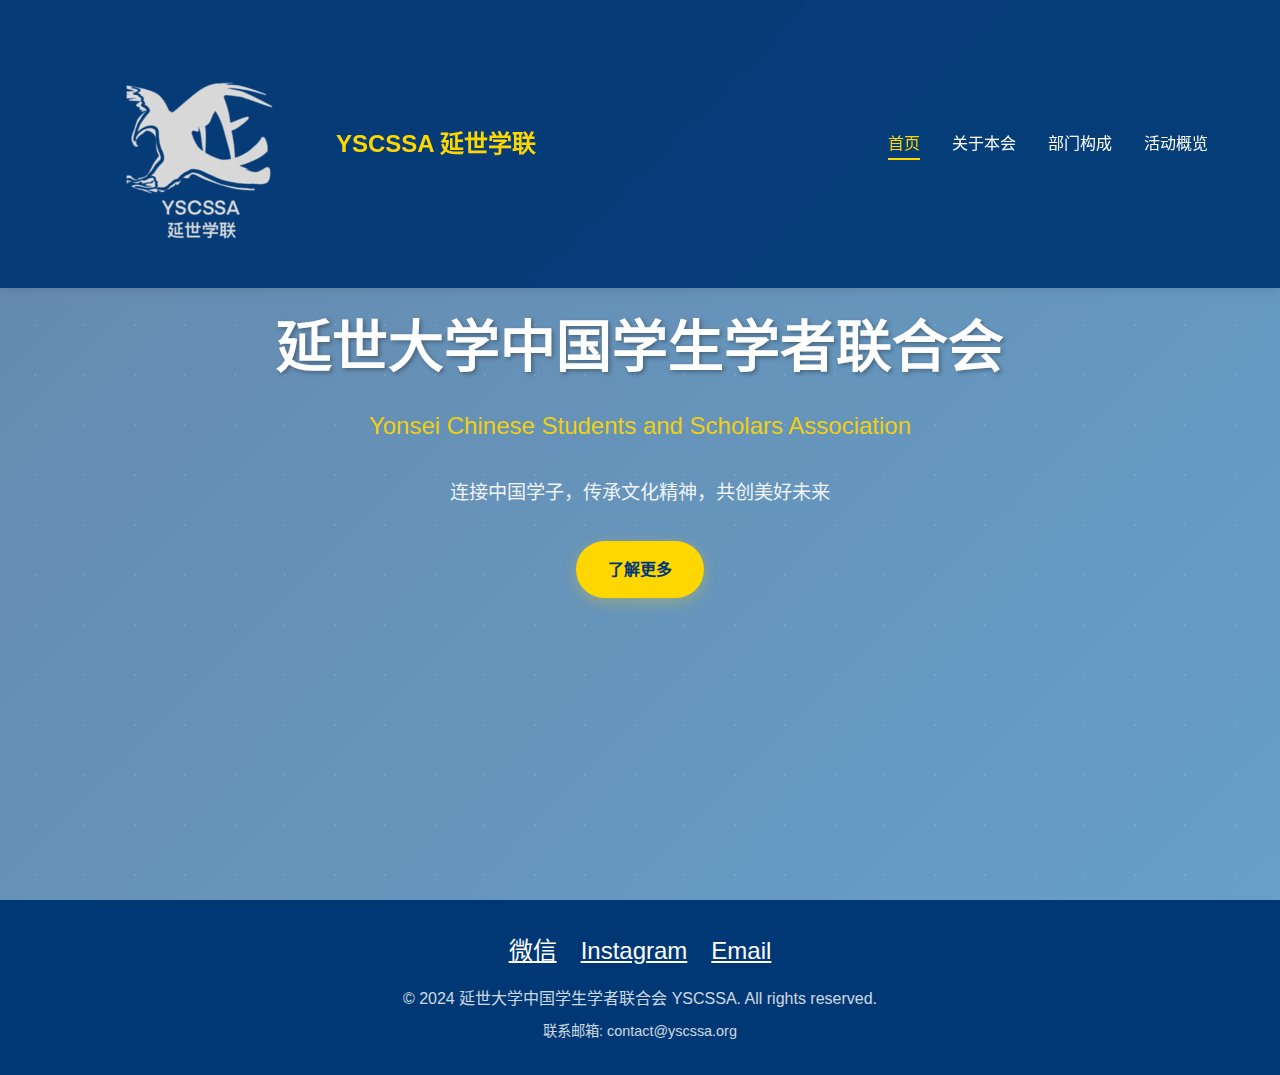
<file: index.html>
<!DOCTYPE html>
<html lang="zh-CN">
<head>
    <meta charset="UTF-8">
    <meta name="viewport" content="width=device-width, initial-scale=1.0">
    <title>延世大学中国学生学者联合会 - YSCSSA</title>
    <link rel="stylesheet" href="css/style.css">
</head>
<body>
    <!-- 导航栏将由 JavaScript 动态导入 -->

    <!-- Hero Section -->
    <section class="hero">
        <div class="hero-content">
            <h1>延世大学中国学生学者联合会</h1>
            <p class="subtitle">Yonsei Chinese Students and Scholars Association</p>
            <p>连接中国学子，传承文化精神，共创美好未来</p>
            <a href="about.html" class="cta-button">了解更多</a>
        </div>
    </section>

    <!-- Footer -->
    <footer>
        <div class="social-links">
            <a href="#" title="微信">微信</a>
            <a href="#" title="Instagram">Instagram</a>
            <a href="#" title="Email">Email</a>
        </div>
        <p>&copy; 2024 延世大学中国学生学者联合会 YSCSSA. All rights reserved.</p>
        <p style="margin-top: 0.5rem; font-size: 0.9rem;">联系邮箱: contact@yscssa.org</p>
    </footer>

    <script src="js/main.js"></script>
</body>
</html>
</file>
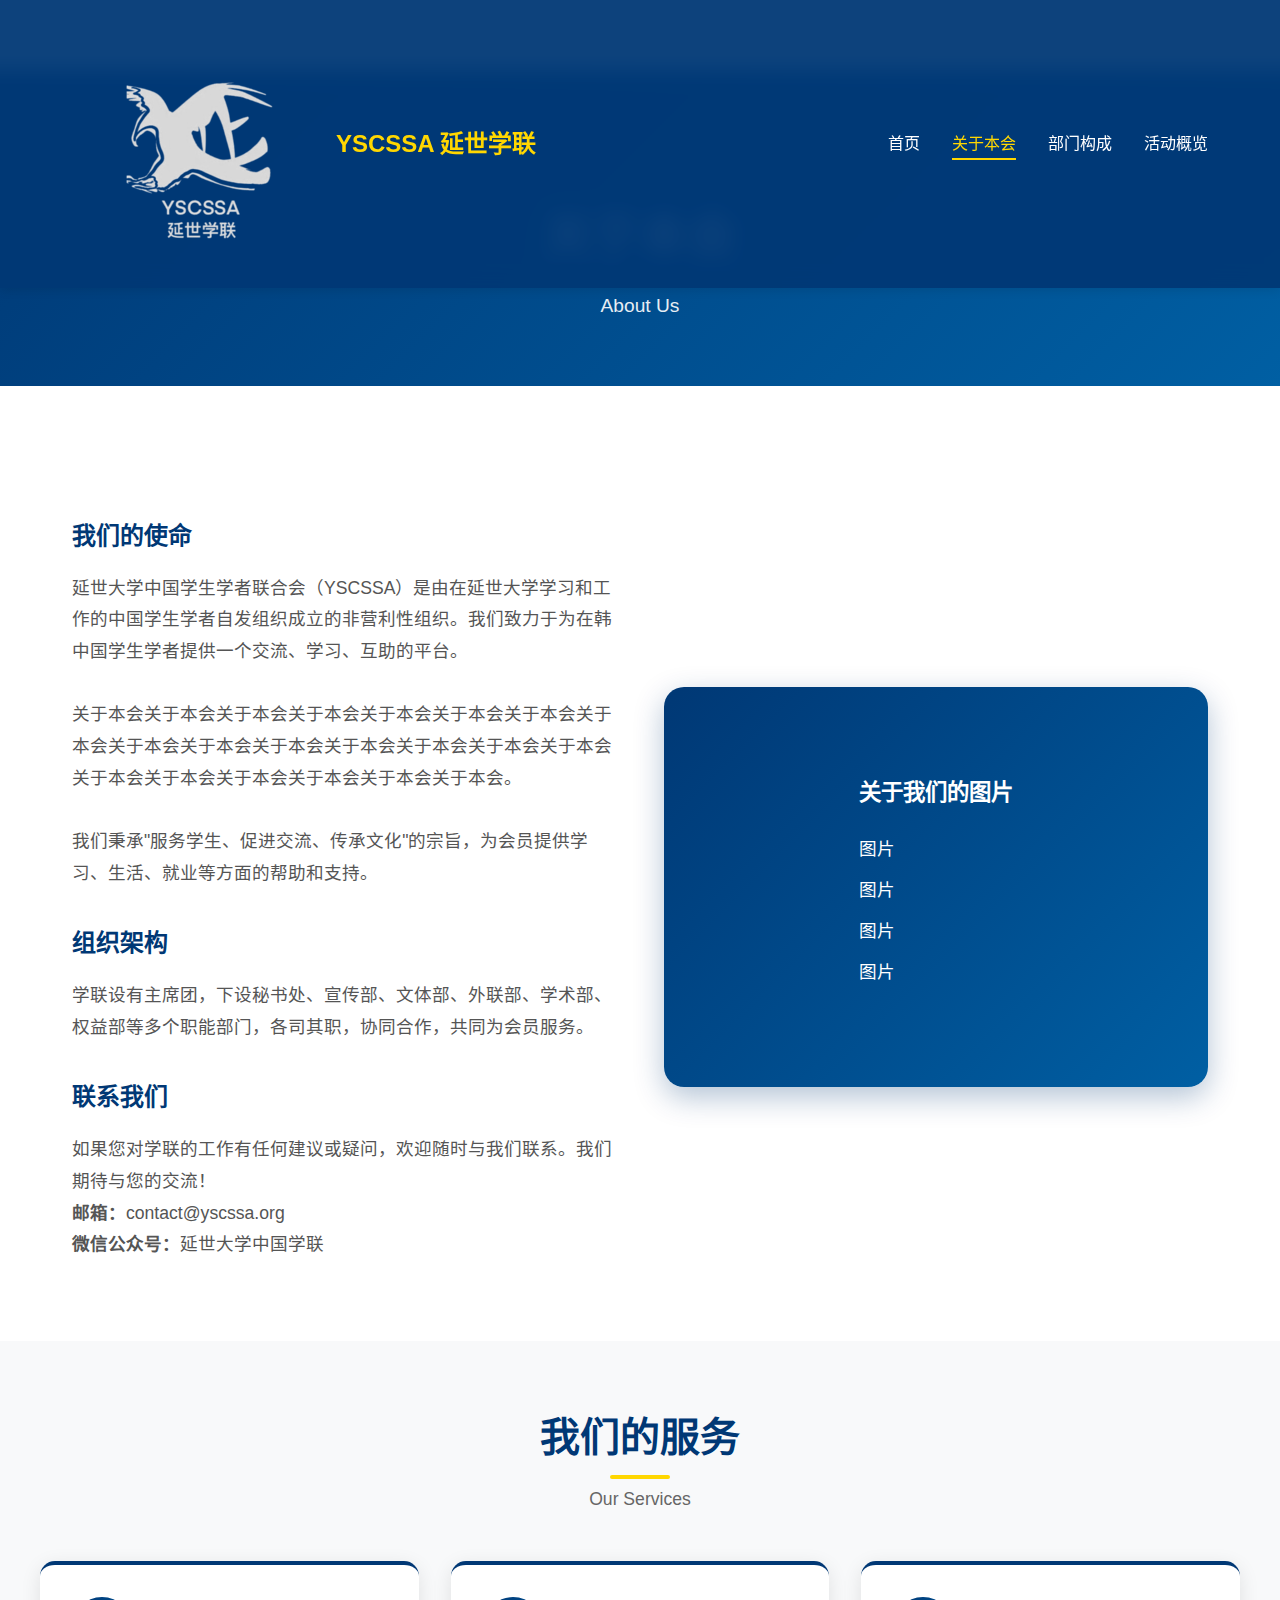
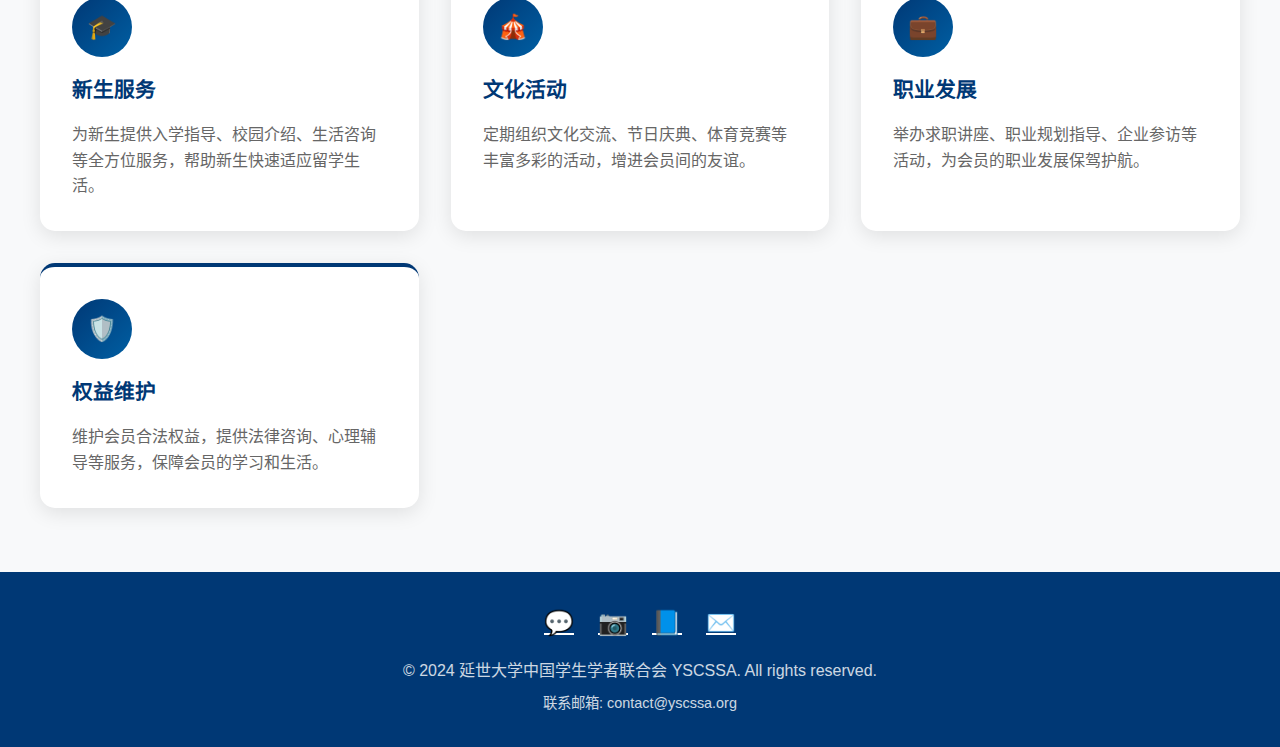
<file: about.html>
<!DOCTYPE html>
<html lang="zh-CN">
<head>
    <meta charset="UTF-8">
    <meta name="viewport" content="width=device-width, initial-scale=1.0">
    <title>关于本会 - 延世大学中国学生学者联合会</title>
    <link rel="stylesheet" href="css/style.css">
</head>
<body>
    <!-- 导航栏将由 JavaScript 动态导入 -->

    <!-- 页面头部 -->
    <div class="page-header">
        <h1>关于本会</h1>
        <p>About Us</p>
    </div>

    <!-- 关于本会内容 -->
    <section class="section">
        <div class="about-content">
            <div class="about-text">
                <h3>我们的使命</h3>
                <p>延世大学中国学生学者联合会（YSCSSA）是由在延世大学学习和工作的中国学生学者自发组织成立的非营利性组织。我们致力于为在韩中国学生学者提供一个交流、学习、互助的平台。</p>
                <br>
                <p>关于本会关于本会关于本会关于本会关于本会关于本会关于本会关于本会关于本会关于本会关于本会关于本会关于本会关于本会关于本会关于本会关于本会关于本会关于本会关于本会关于本会。</p>
                <br>
                <p>我们秉承"服务学生、促进交流、传承文化"的宗旨，为会员提供学习、生活、就业等方面的帮助和支持。</p>
                <br>
                <h3>组织架构</h3>
                <p>学联设有主席团，下设秘书处、宣传部、文体部、外联部、学术部、权益部等多个职能部门，各司其职，协同合作，共同为会员服务。</p>
                <br>
                <h3>联系我们</h3>
                <p>如果您对学联的工作有任何建议或疑问，欢迎随时与我们联系。我们期待与您的交流！</p>
                <p><strong>邮箱：</strong>contact@yscssa.org</p>
                <p><strong>微信公众号：</strong>延世大学中国学联</p>
            </div>
            <div class="about-image">
                <div>
                    <h3 style="margin-bottom: 1.5rem;">关于我们的图片</h3>
                    <p style="font-size: 1.1rem; margin-bottom: 0.8rem;">图片</p>
                    <p style="font-size: 1.1rem; margin-bottom: 0.8rem;">图片</p>
                    <p style="font-size: 1.1rem; margin-bottom: 0.8rem;">图片</p>
                    <p style="font-size: 1.1rem; margin-bottom: 0.8rem;">图片</p>
                </div>
            </div>
        </div>
    </section>

    <!-- 特色服务 -->
    <section class="section" style="background: #f8f9fa; margin: 0; max-width: 100%; padding: 4rem 2rem;">
        <h2 class="section-title">我们的服务</h2>
        <p class="section-subtitle">Our Services</p>
        <div style="max-width: 1200px; margin: 0 auto;">
            <div class="departments-grid">
                <div class="department-card">
                    <div class="department-icon">🎓</div>
                    <h3>新生服务</h3>
                    <p>为新生提供入学指导、校园介绍、生活咨询等全方位服务，帮助新生快速适应留学生活。</p>
                </div>
                <div class="department-card">
                    <div class="department-icon">🎪</div>
                    <h3>文化活动</h3>
                    <p>定期组织文化交流、节日庆典、体育竞赛等丰富多彩的活动，增进会员间的友谊。</p>
                </div>
                <div class="department-card">
                    <div class="department-icon">💼</div>
                    <h3>职业发展</h3>
                    <p>举办求职讲座、职业规划指导、企业参访等活动，为会员的职业发展保驾护航。</p>
                </div>
                <div class="department-card">
                    <div class="department-icon">🛡️</div>
                    <h3>权益维护</h3>
                    <p>维护会员合法权益，提供法律咨询、心理辅导等服务，保障会员的学习和生活。</p>
                </div>
            </div>
        </div>
    </section>

    <!-- Footer -->
    <footer>
        <div class="social-links">
            <a href="#" title="微信">💬</a>
            <a href="#" title="Instagram">📷</a>
            <a href="#" title="Facebook">📘</a>
            <a href="#" title="Email">✉️</a>
        </div>
        <p>&copy; 2024 延世大学中国学生学者联合会 YSCSSA. All rights reserved.</p>
        <p style="margin-top: 0.5rem; font-size: 0.9rem;">联系邮箱: contact@yscssa.org</p>
    </footer>

    <script src="js/main.js"></script>
</body>
</html>
</file>
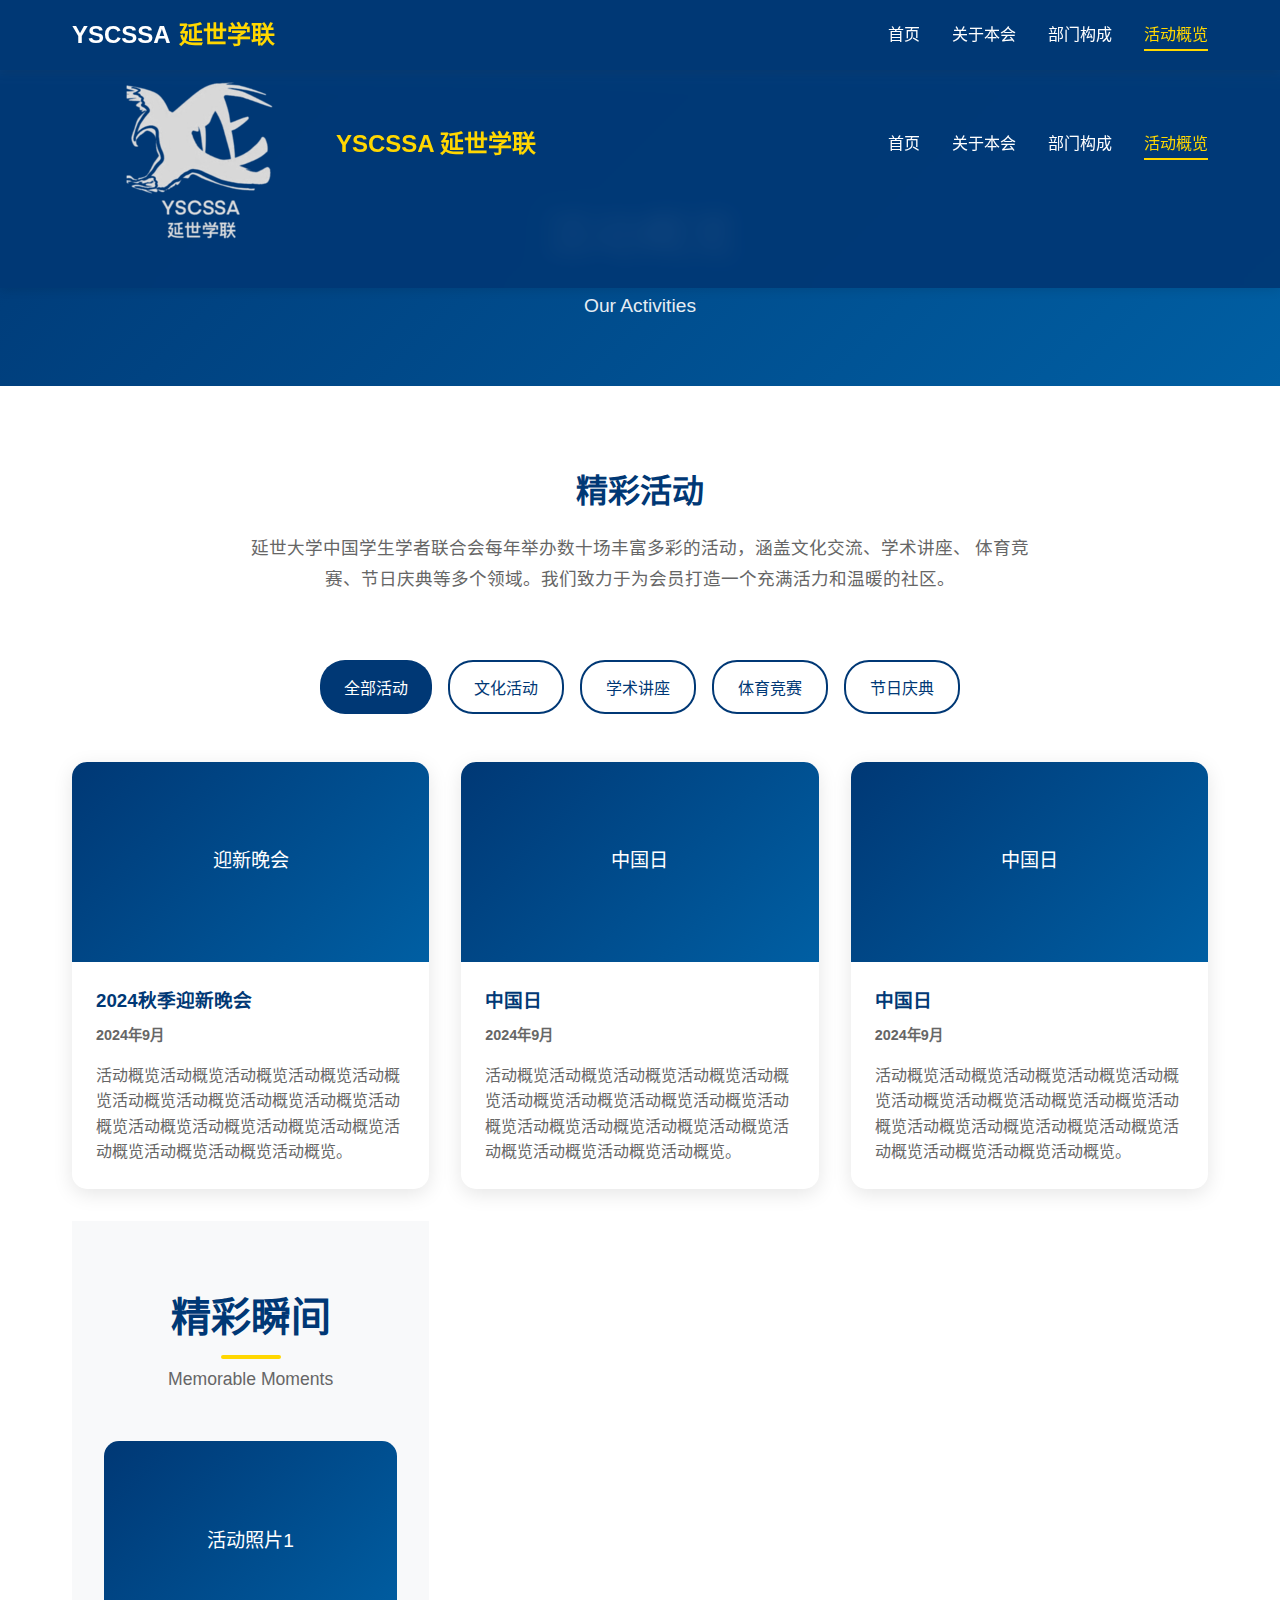
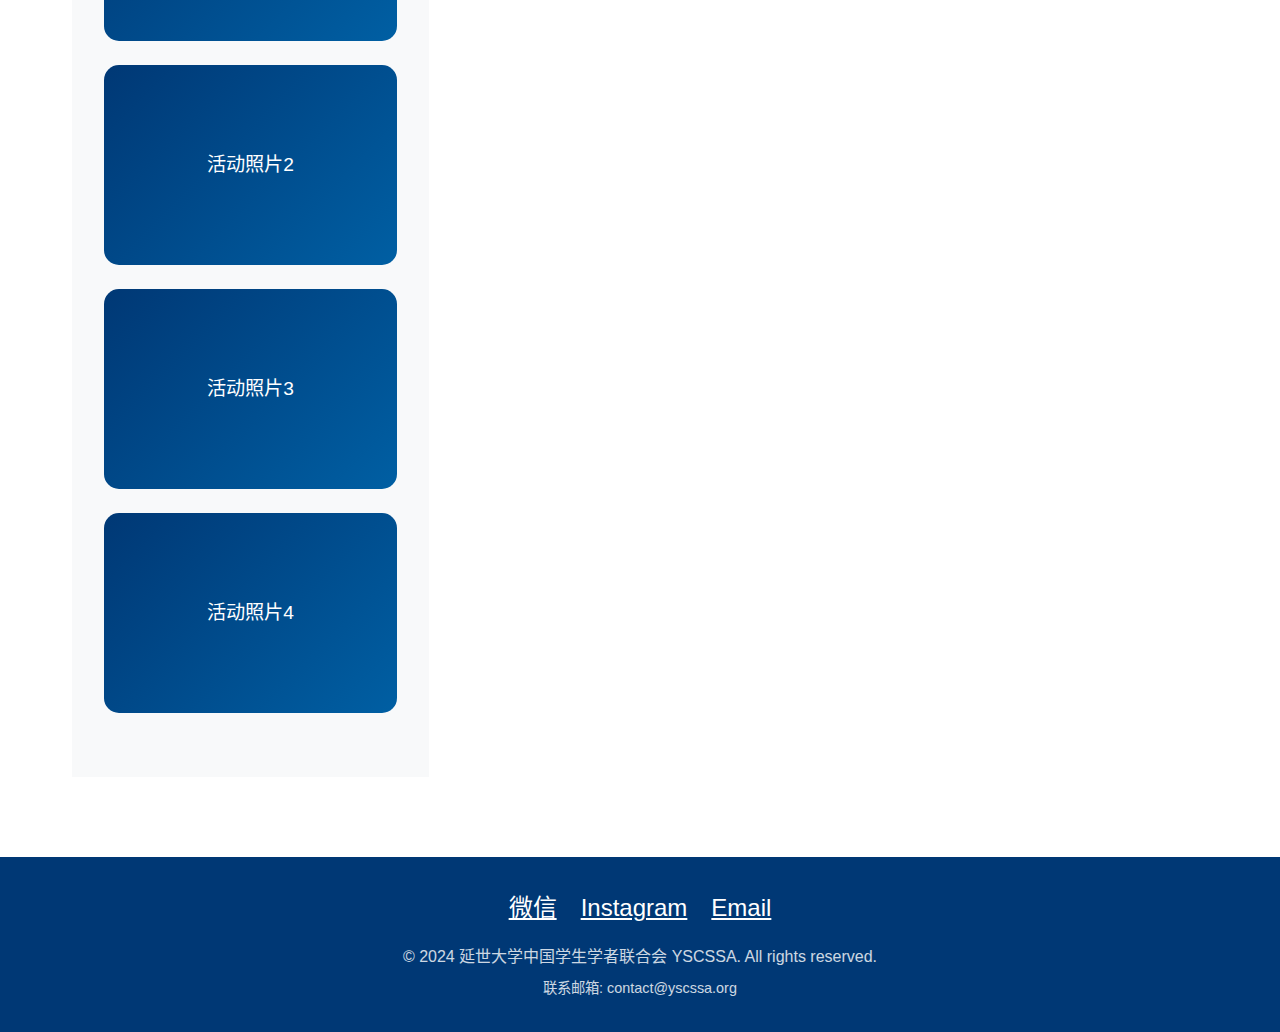
<file: activities.html>
<!DOCTYPE html>
<html lang="zh-CN">
<head>
    <meta charset="UTF-8">
    <meta name="viewport" content="width=device-width, initial-scale=1.0">
    <title>活动概览 - 延世大学中国学生学者联合会</title>
    <link rel="stylesheet" href="css/style.css">
</head>
<body>
    <!-- 导航栏 -->
    <nav class="navbar">
        <div class="nav-container">
            <a href="index.html" class="logo">
                YSCSSA <span>延世学联</span>
            </a>
            <ul class="nav-menu">
                <li><a href="index.html">首页</a></li>
                <li><a href="about.html">关于本会</a></li>
                <li><a href="departments.html">部门构成</a></li>
                <li><a href="activities.html">活动概览</a></li>
            </ul>
        </div>
    </nav>

    <!-- 页面头部 -->
    <div class="page-header">
        <h1>活动概览</h1>
        <p>Our Activities</p>
    </div>

    <!-- 活动介绍 -->
    <section class="section">
        <div style="text-align: center; max-width: 800px; margin: 0 auto 4rem;">
            <h2 style="color: #003875; font-size: 2rem; margin-bottom: 1rem;">精彩活动</h2>
            <p style="color: #666; font-size: 1.1rem; line-height: 1.8;">
                延世大学中国学生学者联合会每年举办数十场丰富多彩的活动，涵盖文化交流、学术讲座、
                体育竞赛、节日庆典等多个领域。我们致力于为会员打造一个充满活力和温暖的社区。
            </p>
        </div>

        <!-- 活动分类 -->
        <div style="display: flex; justify-content: center; gap: 1rem; margin-bottom: 3rem; flex-wrap: wrap;">
            <button style="padding: 0.8rem 1.5rem; background: #003875; color: white; border: none; border-radius: 25px; cursor: pointer; font-size: 1rem; transition: all 0.3s;">全部活动</button>
            <button style="padding: 0.8rem 1.5rem; background: white; color: #003875; border: 2px solid #003875; border-radius: 25px; cursor: pointer; font-size: 1rem; transition: all 0.3s;">文化活动</button>
            <button style="padding: 0.8rem 1.5rem; background: white; color: #003875; border: 2px solid #003875; border-radius: 25px; cursor: pointer; font-size: 1rem; transition: all 0.3s;">学术讲座</button>
            <button style="padding: 0.8rem 1.5rem; background: white; color: #003875; border: 2px solid #003875; border-radius: 25px; cursor: pointer; font-size: 1rem; transition: all 0.3s;">体育竞赛</button>
            <button style="padding: 0.8rem 1.5rem; background: white; color: #003875; border: 2px solid #003875; border-radius: 25px; cursor: pointer; font-size: 1rem; transition: all 0.3s;">节日庆典</button>
        </div>

        <div class="activities-grid">
            <div class="activity-card">
                <div class="activity-image"> 迎新晚会</div>
                <div class="activity-content">
                    <h3>2024秋季迎新晚会</h3>
                    <p class="activity-date"> 2024年9月</p>
                    <p>活动概览活动概览活动概览活动概览活动概览活动概览活动概览活动概览活动概览活动概览活动概览活动概览活动概览活动概览活动概览活动概览活动概览活动概览。</p>
                </div>
            </div>

            <div class="activity-card">
                <div class="activity-image"> 中国日</div>
                <div class="activity-content">
                    <h3>中国日</h3>
                    <p class="activity-date"> 2024年9月</p>
                    <p>活动概览活动概览活动概览活动概览活动概览活动概览活动概览活动概览活动概览活动概览活动概览活动概览活动概览活动概览活动概览活动概览活动概览活动概览。</p>
                </div>
            </div>

            <div class="activity-card">
                <div class="activity-image"> 中国日</div>
                <div class="activity-content">
                    <h3>中国日</h3>
                    <p class="activity-date"> 2024年9月</p>
                    <p>活动概览活动概览活动概览活动概览活动概览活动概览活动概览活动概览活动概览活动概览活动概览活动概览活动概览活动概览活动概览活动概览活动概览活动概览。</p>
                </div>
            </div>


        <!-- 往期回顾 -->
        <section class="section" style="background: #f8f9fa; margin: 0; max-width: 100%; padding: 4rem 2rem;">
            <div style="max-width: 1200px; margin: 0 auto; text-align: center;">
                <h2 class="section-title">精彩瞬间</h2>
                <p class="section-subtitle">Memorable Moments</p>
                <div style="display: grid; grid-template-columns: repeat(auto-fit, minmax(250px, 1fr)); gap: 1.5rem; margin-top: 3rem;">
                    <div style="height: 200px; background: linear-gradient(135deg, #003875 0%, #005fa3 100%); border-radius: 15px; display: flex; align-items: center; justify-content: center; color: white; font-size: 1.2rem;">活动照片1</div>
                    <div style="height: 200px; background: linear-gradient(135deg, #003875 0%, #005fa3 100%); border-radius: 15px; display: flex; align-items: center; justify-content: center; color: white; font-size: 1.2rem;">活动照片2</div>
                    <div style="height: 200px; background: linear-gradient(135deg, #003875 0%, #005fa3 100%); border-radius: 15px; display: flex; align-items: center; justify-content: center; color: white; font-size: 1.2rem;">活动照片3</div>
                    <div style="height: 200px; background: linear-gradient(135deg, #003875 0%, #005fa3 100%); border-radius: 15px; display: flex; align-items: center; justify-content: center; color: white; font-size: 1.2rem;">活动照片4</div>
                </div>
            </div>
        </section>
    </section>

    
    <!-- Footer -->
    <footer>
        <div class="social-links">
            <a href="#" title="微信">微信</a>
            <a href="#" title="Instagram">Instagram</a>
            <a href="#" title="Email">Email</a>
        </div>
        <p>&copy; 2024 延世大学中国学生学者联合会 YSCSSA. All rights reserved.</p>
        <p style="margin-top: 0.5rem; font-size: 0.9rem;">联系邮箱: contact@yscssa.org</p>
    </footer>

    <script src="js/main.js"></script>
</body>
</html>
</file>
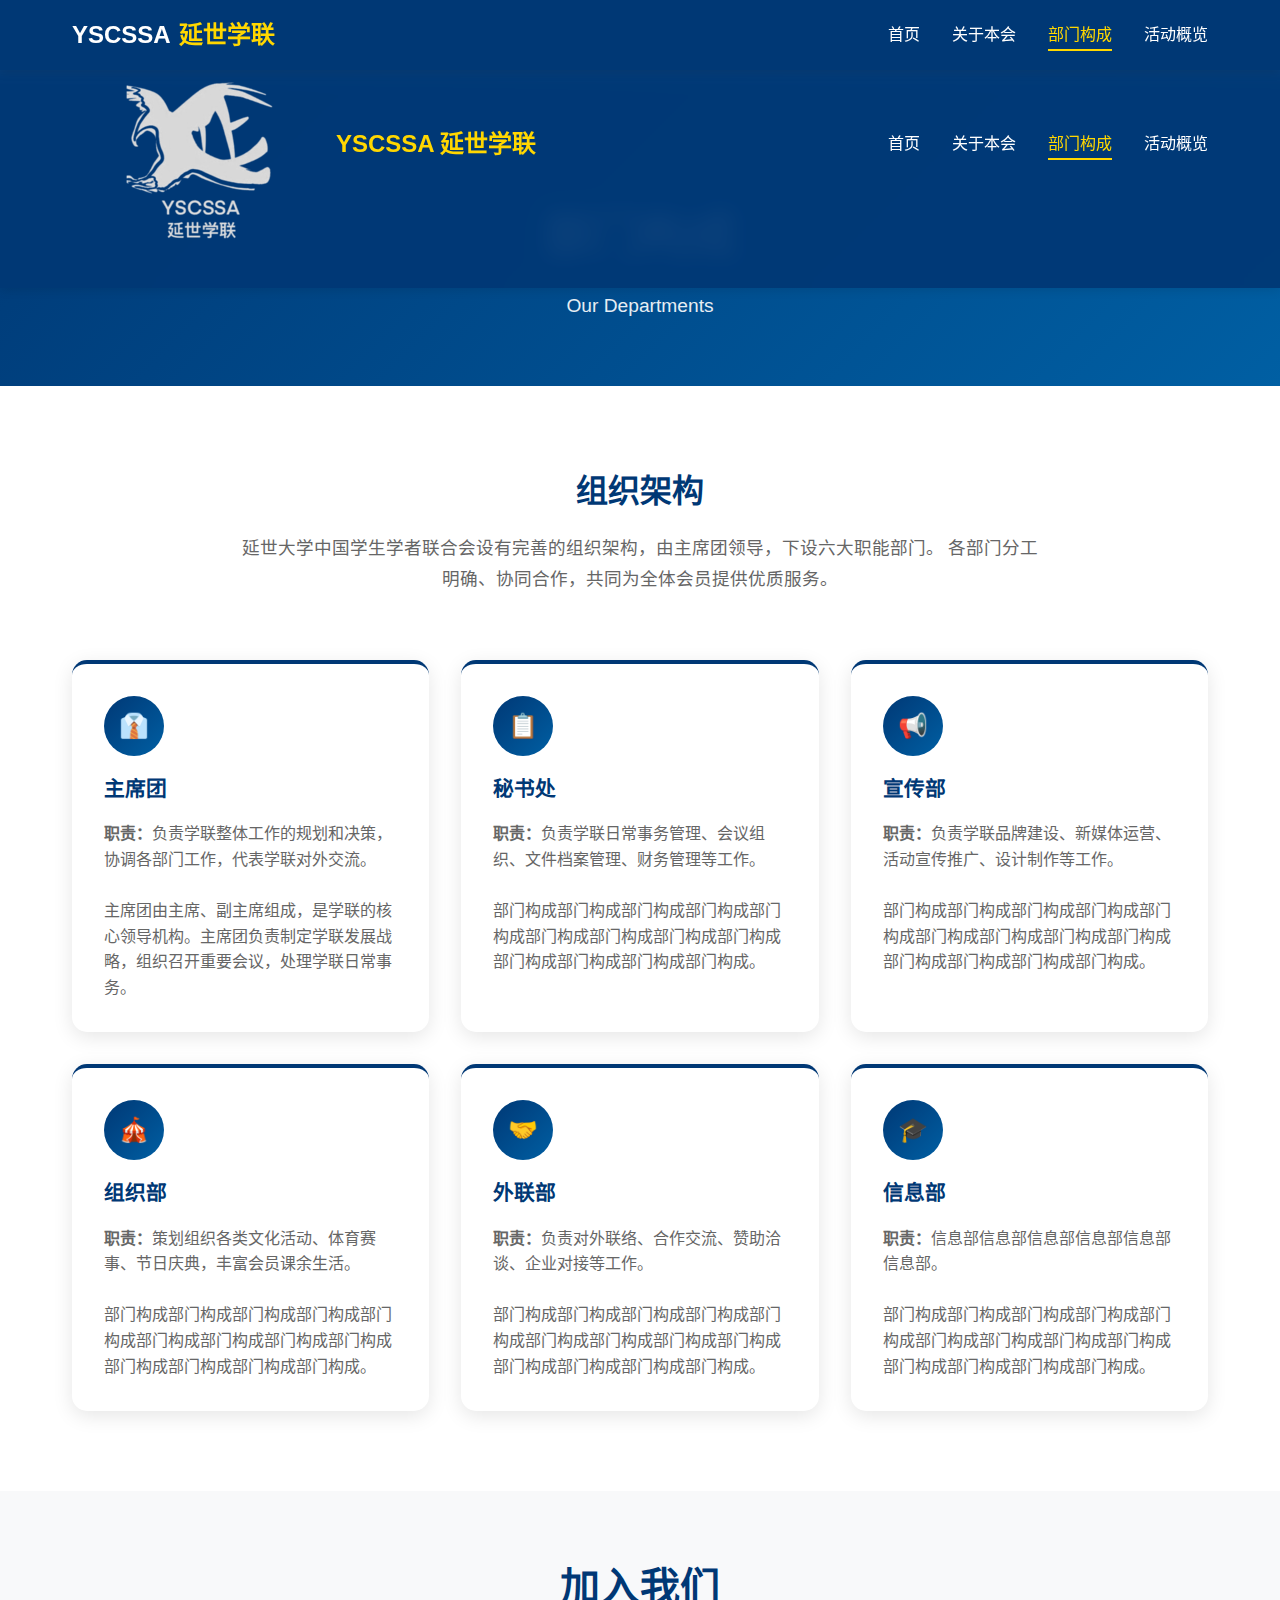
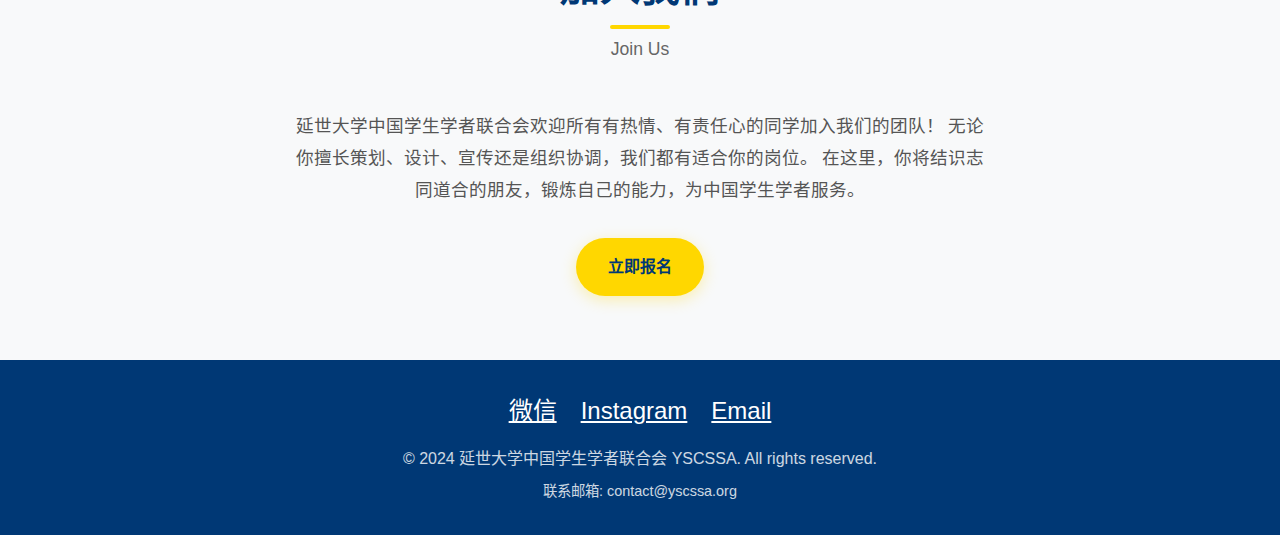
<file: departments.html>
<!DOCTYPE html>
<html lang="zh-CN">
<head>
    <meta charset="UTF-8">
    <meta name="viewport" content="width=device-width, initial-scale=1.0">
    <title>部门构成 - 延世大学中国学生学者联合会</title>
    <link rel="stylesheet" href="css/style.css">
</head>
<body>
    <!-- 导航栏 -->
    <nav class="navbar">
        <div class="nav-container">
            <a href="index.html" class="logo">
                YSCSSA <span>延世学联</span>
            </a>
            <ul class="nav-menu">
                <li><a href="index.html">首页</a></li>
                <li><a href="about.html">关于本会</a></li>
                <li><a href="departments.html">部门构成</a></li>
                <li><a href="activities.html">活动概览</a></li>
            </ul>
        </div>
    </nav>

    <!-- 页面头部 -->
    <div class="page-header">
        <h1>部门构成</h1>
        <p>Our Departments</p>
    </div>

    <!-- 部门构成内容 -->
    <section class="section">
        <div style="text-align: center; max-width: 800px; margin: 0 auto 4rem;">
            <h2 style="color: #003875; font-size: 2rem; margin-bottom: 1rem;">组织架构</h2>
            <p style="color: #666; font-size: 1.1rem; line-height: 1.8;">
                延世大学中国学生学者联合会设有完善的组织架构，由主席团领导，下设六大职能部门。
                各部门分工明确、协同合作，共同为全体会员提供优质服务。
            </p>
        </div>

        <div class="departments-grid">
            <div class="department-card">
                <div class="department-icon">👔</div>
                <h3>主席团</h3>
                <p><strong>职责：</strong>负责学联整体工作的规划和决策，协调各部门工作，代表学联对外交流。</p>
                <br>
                <p>主席团由主席、副主席组成，是学联的核心领导机构。主席团负责制定学联发展战略，组织召开重要会议，处理学联日常事务。</p>
            </div>

            <div class="department-card">
                <div class="department-icon">📋</div>
                <h3>秘书处</h3>
                <p><strong>职责：</strong>负责学联日常事务管理、会议组织、文件档案管理、财务管理等工作。</p>
                <br>
                <p>部门构成部门构成部门构成部门构成部门构成部门构成部门构成部门构成部门构成部门构成部门构成部门构成部门构成。</p>
            </div>

            <div class="department-card">
                <div class="department-icon">📢</div>
                <h3>宣传部</h3>
                <p><strong>职责：</strong>负责学联品牌建设、新媒体运营、活动宣传推广、设计制作等工作。</p>
                <br>
                <p>部门构成部门构成部门构成部门构成部门构成部门构成部门构成部门构成部门构成部门构成部门构成部门构成部门构成。</p>
            </div>

            <div class="department-card">
                <div class="department-icon">🎪</div>
                <h3>组织部</h3>
                <p><strong>职责：</strong>策划组织各类文化活动、体育赛事、节日庆典，丰富会员课余生活。</p>
                <br>
                <p>部门构成部门构成部门构成部门构成部门构成部门构成部门构成部门构成部门构成部门构成部门构成部门构成部门构成。</p>
            </div>

            <div class="department-card">
                <div class="department-icon">🤝</div>
                <h3>外联部</h3>
                <p><strong>职责：</strong>负责对外联络、合作交流、赞助洽谈、企业对接等工作。</p>
                <br>
                <p>部门构成部门构成部门构成部门构成部门构成部门构成部门构成部门构成部门构成部门构成部门构成部门构成部门构成。</p>
            </div>


            <div class="department-card">
                <div class="department-icon">🎓</div>
                <h3>信息部</h3>
                <p><strong>职责：</strong>信息部信息部信息部信息部信息部信息部。</p>
                <br>
                <p>部门构成部门构成部门构成部门构成部门构成部门构成部门构成部门构成部门构成部门构成部门构成部门构成部门构成。</p>
            </div>
        </div>
    </section>

    <!-- 加入我们 -->
    <section class="section" style="background: #f8f9fa; margin: 0; max-width: 100%; padding: 4rem 2rem;">
        <div style="max-width: 1200px; margin: 0 auto; text-align: center;">
            <h2 class="section-title">加入我们</h2>
            <p class="section-subtitle">Join Us</p>
            <div style="max-width: 700px; margin: 0 auto;">
                <p style="font-size: 1.1rem; line-height: 1.8; color: #555; margin-bottom: 2rem;">
                    延世大学中国学生学者联合会欢迎所有有热情、有责任心的同学加入我们的团队！
                    无论你擅长策划、设计、宣传还是组织协调，我们都有适合你的岗位。
                    在这里，你将结识志同道合的朋友，锻炼自己的能力，为中国学生学者服务。
                </p>
                <a href="#" class="cta-button">立即报名</a>
            </div>
        </div>
    </section>

    <!-- Footer -->
    <footer>
        <div class="social-links">
            <a href="#" title="微信">微信</a>
            <a href="#" title="Instagram">Instagram</a>
            <a href="#" title="Email">Email</a>
        </div>
        <p>&copy; 2024 延世大学中国学生学者联合会 YSCSSA. All rights reserved.</p>
        <p style="margin-top: 0.5rem; font-size: 0.9rem;">联系邮箱: contact@yscssa.org</p>
    </footer>

    <script src="js/main.js"></script>
</body>
</html>
</file>
<file: css/style.css>
* {
    margin: 0;
    padding: 0;
    box-sizing: border-box;
}

body {
    font-family: 'Segoe UI', 'Microsoft YaHei', Arial, sans-serif;
    line-height: 1.6;
    color: #333;
    overflow-x: hidden;
}

/* 导航栏 */
.navbar {
    position: fixed;
    top: 0;
    width: 100%;
    background: rgba(0, 56, 117, 0.95);
    backdrop-filter: blur(10px);
    padding: 1rem 0;
    z-index: 1000;
    box-shadow: 0 2px 10px rgba(0, 0, 0, 0.1);
    transition: all 0.3s ease;
}

.navbar.scrolled {
    background: rgba(0, 56, 117, 1);
    padding: 0.5rem 0;
}

.nav-container {
    max-width: 1200px;
    margin: 0 auto;
    display: flex;
    justify-content: space-between;
    align-items: center;
    padding: 0 2rem;
}

.logo {
    font-size: 1.5rem;
    font-weight: bold;
    color: white;
    text-decoration: none;
    display: flex;
    align-items: center;
    gap: 0.5rem;
}

.logo span {
    color: #ffd700;
}

.nav-menu {
    display: flex;
    gap: 2rem;
    list-style: none;
}

.nav-menu a {
    color: white;
    text-decoration: none;
    font-weight: 500;
    transition: all 0.3s ease;
    position: relative;
    padding: 0.5rem 0;
}

.nav-menu a:hover,
.nav-menu a.active {
    color: #ffd700;
}

.nav-menu a::after {
    content: '';
    position: absolute;
    bottom: 0;
    left: 0;
    width: 0;
    height: 2px;
    background: #ffd700;
    transition: width 0.3s ease;
}

.nav-menu a:hover::after,
.nav-menu a.active::after {
    width: 100%;
}

/* Hero Section */
.hero {
    height: 100vh;
    background: linear-gradient(135deg, rgba(0, 56, 117, 0.6) 0%, rgba(0, 95, 163, 0.6) 100%), url('https://www.yonsei.ac.kr/sites/sc/atchmnfl_mngr/imageSlide/73/temp_1750298387242100.jpg') center/cover;
    display: flex;
    align-items: center;
    justify-content: center;
    text-align: center;
    color: white;
    position: relative;
    overflow: hidden;
}

.hero::before {
    content: '';
    position: absolute;
    width: 200%;
    height: 200%;
    background: radial-gradient(circle, rgba(255, 255, 255, 0.1) 1px, transparent 1px);
    background-size: 50px 50px;
    animation: moveBackground 20s linear infinite;
}

@keyframes moveBackground {
    0% { transform: translate(0, 0); }
    100% { transform: translate(50px, 50px); }
}

.hero-content {
    position: relative;
    z-index: 1;
    animation: fadeInUp 1s ease;
}

@keyframes fadeInUp {
    from {
        opacity: 0;
        transform: translateY(30px);
    }
    to {
        opacity: 1;
        transform: translateY(0);
    }
}

.hero h1 {
    font-size: 3.5rem;
    margin-bottom: 1rem;
    font-weight: 700;
    text-shadow: 2px 2px 4px rgba(0, 0, 0, 0.3);
}

.hero .subtitle {
    font-size: 1.5rem;
    margin-bottom: 2rem;
    color: #ffd700;
}

.hero p {
    font-size: 1.2rem;
    max-width: 600px;
    margin: 0 auto 2rem;
    opacity: 0.9;
}

.cta-button {
    display: inline-block;
    padding: 1rem 2rem;
    background: #ffd700;
    color: #003875;
    text-decoration: none;
    border-radius: 50px;
    font-weight: 600;
    transition: all 0.3s ease;
    box-shadow: 0 4px 15px rgba(255, 215, 0, 0.3);
}

.cta-button:hover {
    transform: translateY(-3px);
    box-shadow: 0 6px 20px rgba(255, 215, 0, 0.5);
}

/* 页面头部（非首页） */
.page-header {
    background: linear-gradient(135deg, #003875 0%, #005fa3 100%);
    color: white;
    padding: 8rem 2rem 4rem;
    text-align: center;
    margin-top: 70px;
}

.page-header h1 {
    font-size: 3rem;
    margin-bottom: 1rem;
    text-shadow: 2px 2px 4px rgba(0, 0, 0, 0.3);
}

.page-header p {
    font-size: 1.2rem;
    opacity: 0.9;
}

/* 通用 Section 样式 */
.section {
    padding: 5rem 2rem;
    max-width: 1200px;
    margin: 0 auto;
}

.section-title {
    font-size: 2.5rem;
    color: #003875;
    margin-bottom: 1rem;
    position: relative;
    display: block;
    margin-left: auto;
    margin-right: auto;
    width: fit-content;
}

.section-title::after {
    content: '';
    position: absolute;
    bottom: -10px;
    left: 50%;
    transform: translateX(-50%);
    width: 60px;
    height: 4px;
    background: #ffd700;
    border-radius: 2px;
}

.section-subtitle {
    text-align: center;
    color: #666;
    margin-bottom: 3rem;
    font-size: 1.1rem;
}

/* 关于本会 */
.about-content {
    display: grid;
    grid-template-columns: 1fr 1fr;
    gap: 3rem;
    align-items: center;
    margin-top: 3rem;
}

.about-text {
    font-size: 1.1rem;
    line-height: 1.8;
    color: #555;
}

.about-text h3 {
    color: #003875;
    margin-bottom: 1rem;
    font-size: 1.5rem;
}

.about-image {
    background: linear-gradient(135deg, #003875 0%, #005fa3 100%);
    height: 400px;
    border-radius: 20px;
    display: flex;
    align-items: center;
    justify-content: center;
    color: white;
    font-size: 1.2rem;
    box-shadow: 0 10px 30px rgba(0, 56, 117, 0.3);
}

/* 部门构成 */
.departments-grid {
    display: grid;
    grid-template-columns: repeat(auto-fit, minmax(280px, 1fr));
    gap: 2rem;
    margin-top: 3rem;
}

.department-card {
    background: white;
    padding: 2rem;
    border-radius: 15px;
    box-shadow: 0 5px 20px rgba(0, 0, 0, 0.1);
    transition: all 0.3s ease;
    border-top: 4px solid #003875;
}

.department-card:hover {
    transform: translateY(-10px);
    box-shadow: 0 10px 30px rgba(0, 56, 117, 0.2);
}

.department-icon {
    width: 60px;
    height: 60px;
    background: linear-gradient(135deg, #003875 0%, #005fa3 100%);
    border-radius: 50%;
    display: flex;
    align-items: center;
    justify-content: center;
    color: white;
    font-size: 1.5rem;
    margin-bottom: 1rem;
}

.department-card h3 {
    color: #003875;
    margin-bottom: 1rem;
    font-size: 1.3rem;
}

.department-card p {
    color: #666;
    line-height: 1.6;
}

/* 活动概览 */
.activities-grid {
    display: grid;
    grid-template-columns: repeat(auto-fit, minmax(300px, 1fr));
    gap: 2rem;
    margin-top: 3rem;
}

.activity-card {
    background: white;
    border-radius: 15px;
    overflow: hidden;
    box-shadow: 0 5px 20px rgba(0, 0, 0, 0.1);
    transition: all 0.3s ease;
}

.activity-card:hover {
    transform: translateY(-10px);
    box-shadow: 0 10px 30px rgba(0, 56, 117, 0.2);
}

.activity-image {
    height: 200px;
    background: linear-gradient(135deg, #003875 0%, #005fa3 100%);
    display: flex;
    align-items: center;
    justify-content: center;
    color: white;
    font-size: 1.2rem;
}

.activity-content {
    padding: 1.5rem;
}

.activity-content h3 {
    color: #003875;
    margin-bottom: 0.5rem;
}

.activity-date {
    color: #ffd700;
    font-size: 0.9rem;
    margin-bottom: 1rem;
    font-weight: 600;
}

.activity-content p {
    color: #666;
    line-height: 1.6;
}

/* Footer */
footer {
    background: #003875;
    color: white;
    text-align: center;
    padding: 2rem;
}

footer p {
    opacity: 0.8;
}

.social-links {
    display: flex;
    justify-content: center;
    gap: 1.5rem;
    margin-bottom: 1rem;
}

.social-links a {
    color: white;
    font-size: 1.5rem;
    transition: all 0.3s ease;
}

.social-links a:hover {
    color: #ffd700;
    transform: translateY(-3px);
}

/* 响应式设计 */
@media (max-width: 768px) {
    .hero h1 {
        font-size: 2rem;
    }

    .hero .subtitle {
        font-size: 1.2rem;
    }

    .page-header h1 {
        font-size: 2rem;
    }

    .nav-menu {
        gap: 1rem;
        font-size: 0.9rem;
    }

    .about-content {
        grid-template-columns: 1fr;
    }

    .section-title {
        font-size: 2rem;
    }

    .section {
        padding: 3rem 1rem;
    }
}

/* 平滑滚动 */
html {
    scroll-behavior: smooth;
}
</file>
